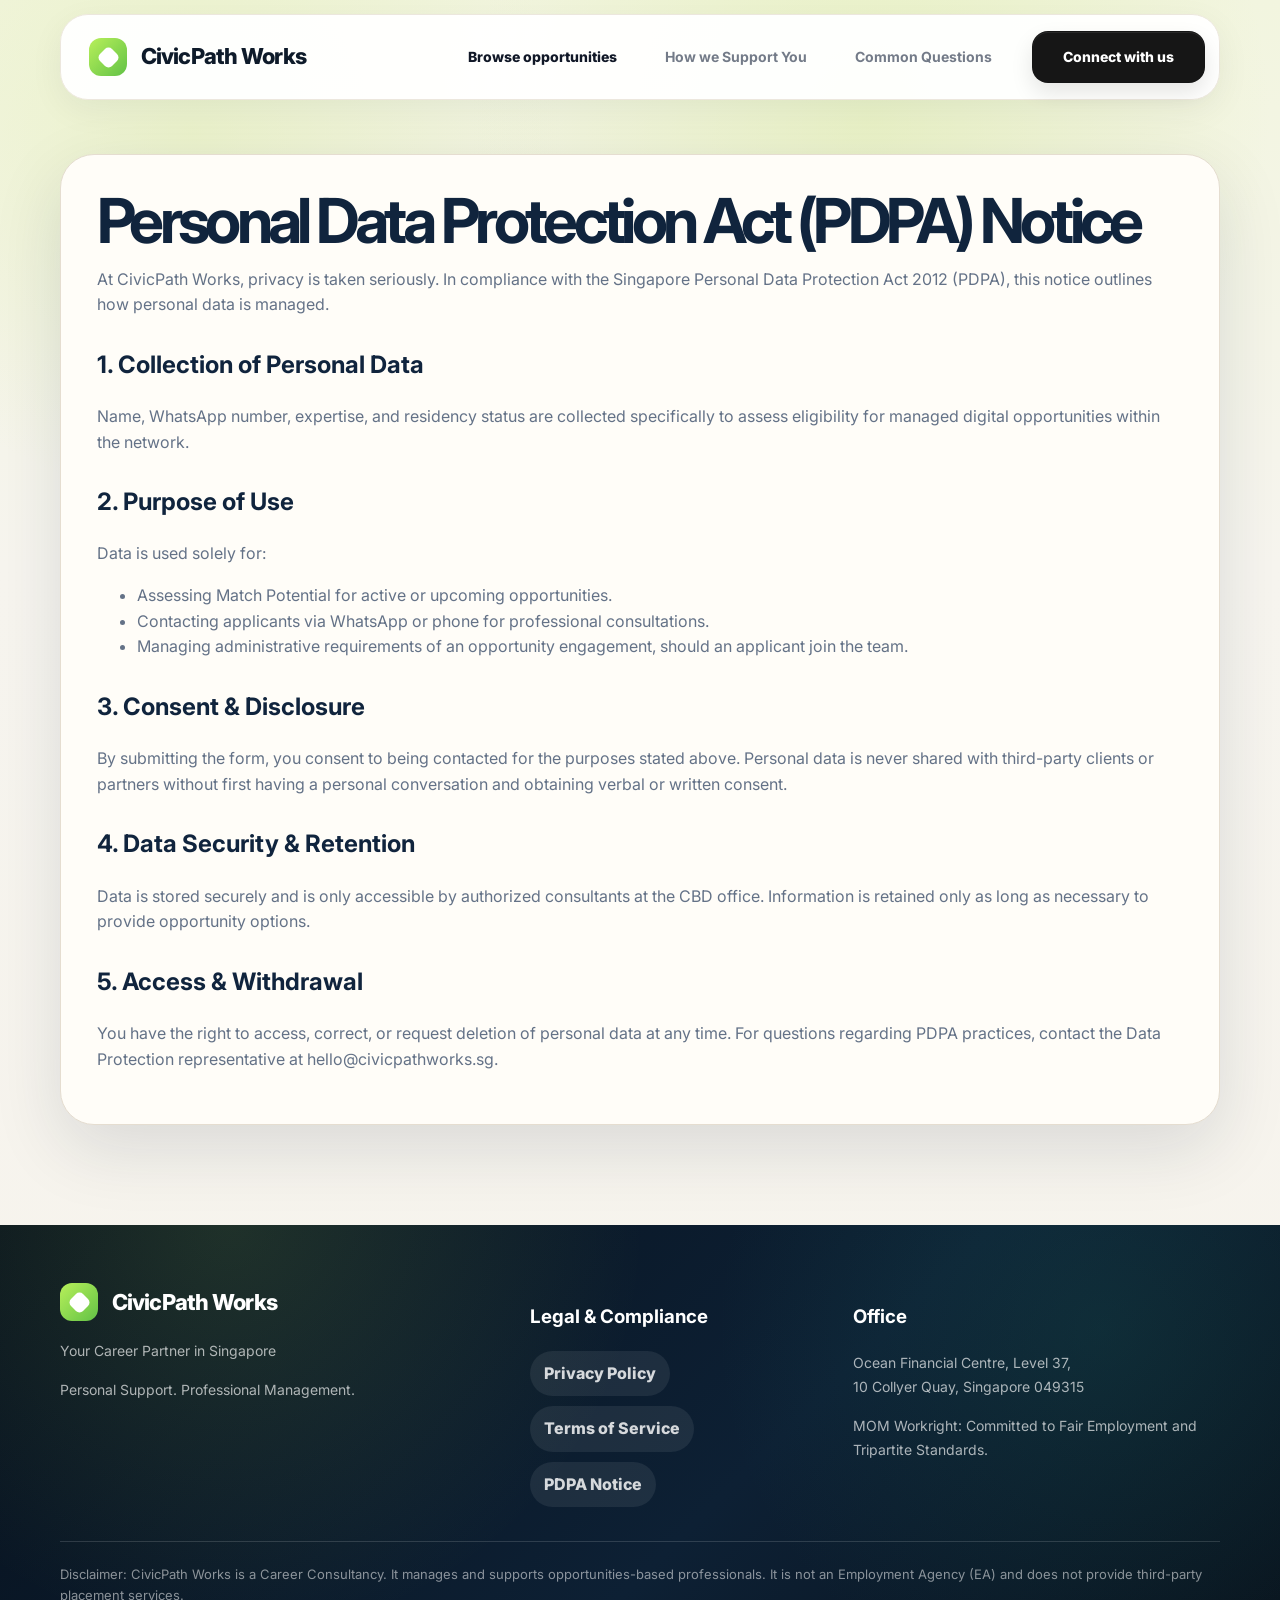
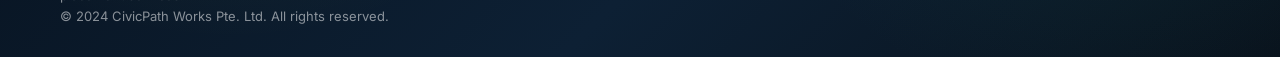
<file: pdpa.html>
<!doctype html><html lang="en"><head><meta charset="utf-8"><meta name="viewport" content="width=device-width, initial-scale=1"><title>PDPA Notice | CivicPath Works</title><link rel="preconnect" href="https://fonts.googleapis.com"><link rel="preconnect" href="https://fonts.gstatic.com" crossorigin><link href="https://fonts.googleapis.com/css2?family=Inter:wght@400;600;700;800;900&display=swap" rel="stylesheet"><link rel="stylesheet" href="styles.css"></head><body>
<header class="site-header"><div class="container navbar"><a class="brand" href="index.html"><span class="logo-mark"></span><span>CivicPath Works</span></a><nav class="nav-links"><a href="index.html#openings">Browse opportunities</a><a href="index.html#support">How we Support You</a><a href="index.html#questions">Common Questions</a><a class="btn secondary" href="index.html#conversation">Connect with us</a></nav><button class="menu-toggle" aria-label="Open menu" title="Menu">&#9776;</button></div></header>
<main class="legal-hero"><div class="container"><article class="legal-card reveal"><h1>Personal Data Protection Act (PDPA) Notice</h1><p>At CivicPath Works, privacy is taken seriously. In compliance with the Singapore Personal Data Protection Act 2012 (PDPA), this notice outlines how personal data is managed.</p><h2>1. Collection of Personal Data</h2><p>Name, WhatsApp number, expertise, and residency status are collected specifically to assess eligibility for managed digital opportunities within the network.</p><h2>2. Purpose of Use</h2><p>Data is used solely for:</p><ul><li>Assessing Match Potential for active or upcoming opportunities.</li><li>Contacting applicants via WhatsApp or phone for professional consultations.</li><li>Managing administrative requirements of an opportunity engagement, should an applicant join the team.</li></ul><h2>3. Consent & Disclosure</h2><p>By submitting the form, you consent to being contacted for the purposes stated above. Personal data is never shared with third-party clients or partners without first having a personal conversation and obtaining verbal or written consent.</p><h2>4. Data Security & Retention</h2><p>Data is stored securely and is only accessible by authorized consultants at the CBD office. Information is retained only as long as necessary to provide opportunity options.</p><h2>5. Access & Withdrawal</h2><p>You have the right to access, correct, or request deletion of personal data at any time. For questions regarding PDPA practices, contact the Data Protection representative at hello@civicpathworks.sg.</p></article></div></main>
<footer class="site-footer"><div class="container"><div class="footer-grid"><div><a class="brand" href="index.html"><span class="logo-mark"></span><span>CivicPath Works</span></a><p>Your Career Partner in Singapore</p><p>Personal Support. Professional Management.</p></div><div><h3>Legal & Compliance</h3><div class="footer-links"><a href="privacy.html">Privacy Policy</a><a href="terms.html">Terms of Service</a><a href="pdpa.html">PDPA Notice</a></div></div><div><h3>Office</h3><p>Ocean Financial Centre, Level 37,<br>10 Collyer Quay, Singapore 049315</p><p>MOM Workright: Committed to Fair Employment and Tripartite Standards.</p></div></div><div class="footer-bottom">Disclaimer: CivicPath Works is a Career Consultancy. It manages and supports opportunities-based professionals. It is not an Employment Agency (EA) and does not provide third-party placement services.<br>© 2024 CivicPath Works Pte. Ltd. All rights reserved.</div></div></footer><script src="script.js"></script></body></html>
</file>
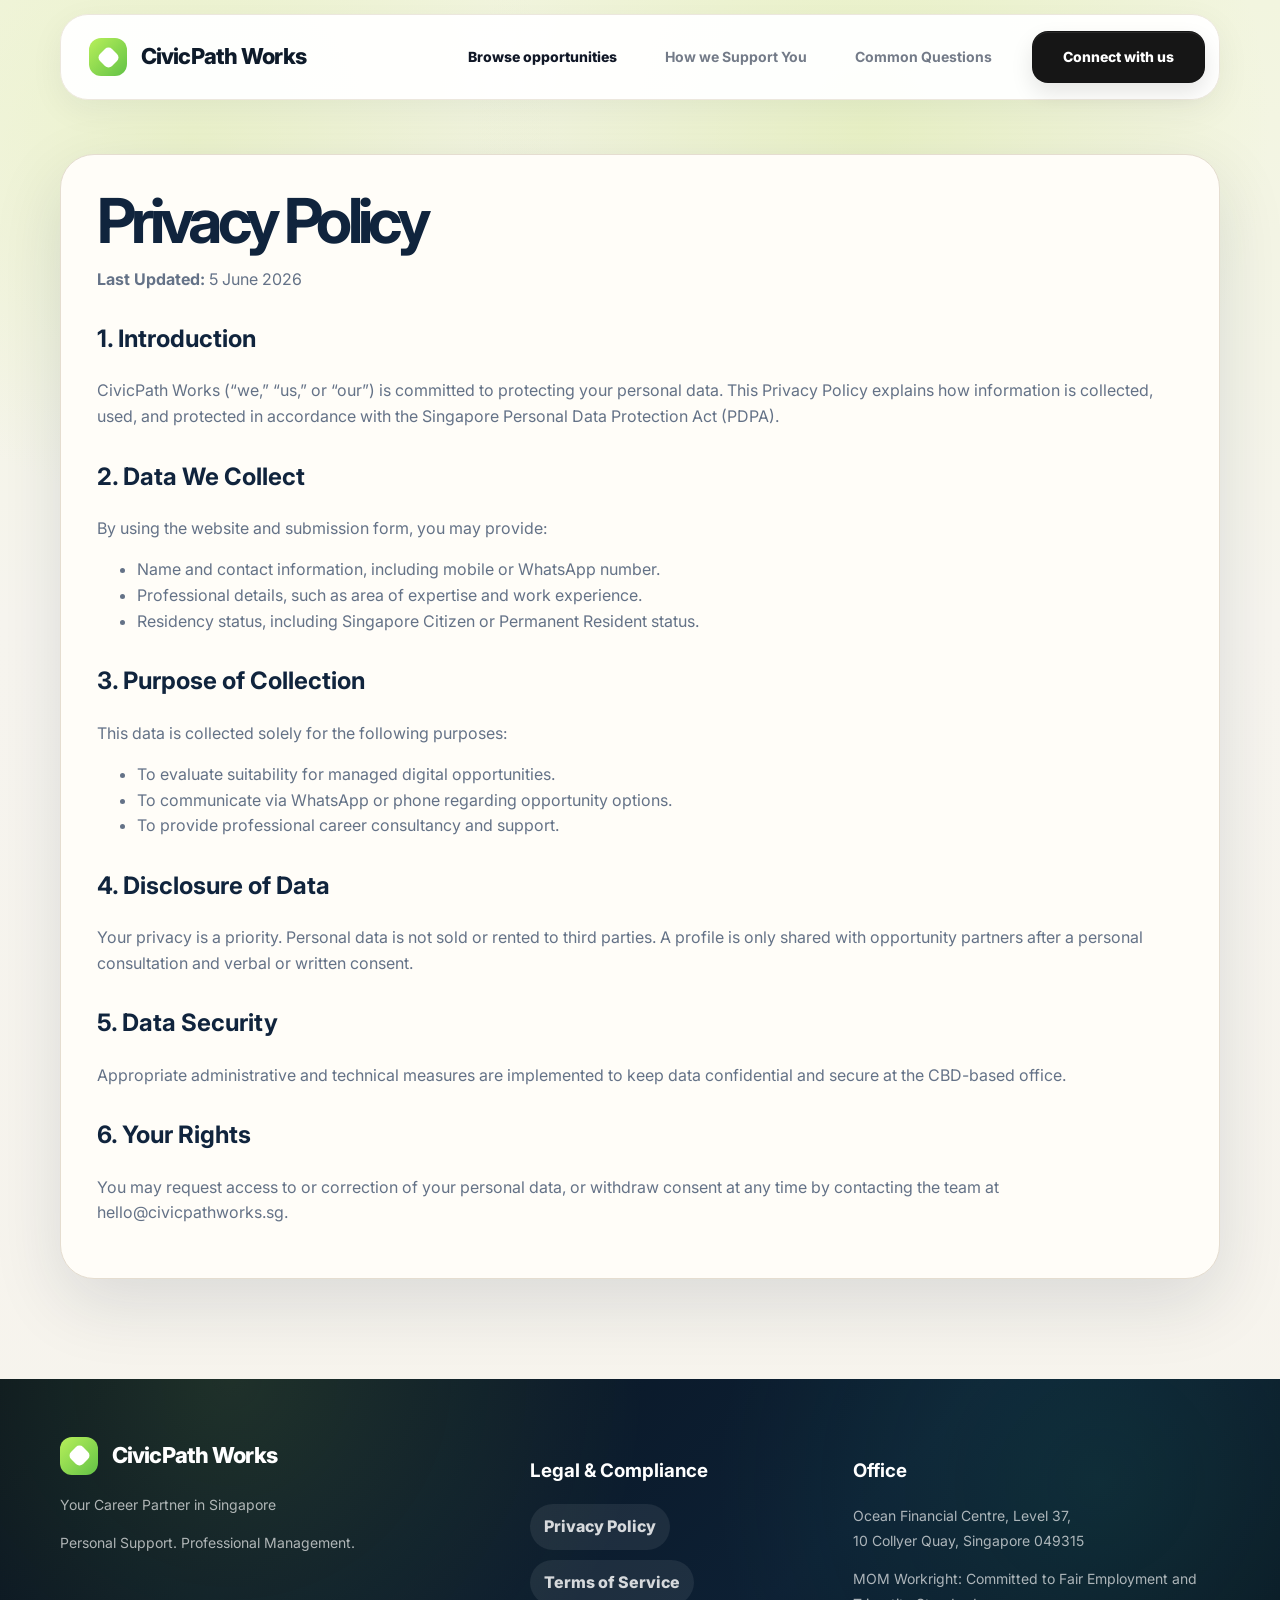
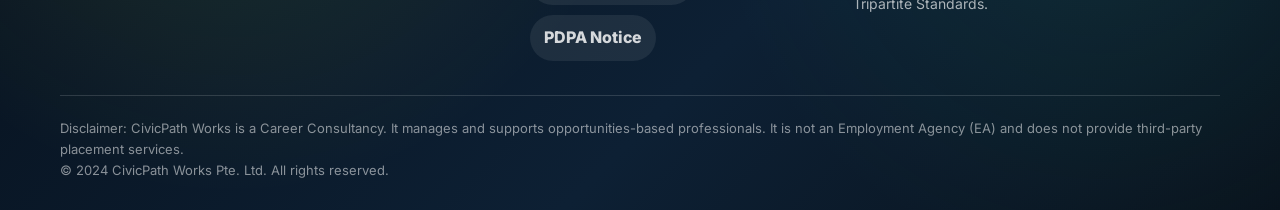
<file: privacy.html>
<!doctype html><html lang="en"><head><meta charset="utf-8"><meta name="viewport" content="width=device-width, initial-scale=1"><title>Privacy Policy | CivicPath Works</title><link rel="preconnect" href="https://fonts.googleapis.com"><link rel="preconnect" href="https://fonts.gstatic.com" crossorigin><link href="https://fonts.googleapis.com/css2?family=Inter:wght@400;600;700;800;900&display=swap" rel="stylesheet"><link rel="stylesheet" href="styles.css"></head><body>
<header class="site-header"><div class="container navbar"><a class="brand" href="index.html"><span class="logo-mark"></span><span>CivicPath Works</span></a><nav class="nav-links"><a href="index.html#openings">Browse opportunities</a><a href="index.html#support">How we Support You</a><a href="index.html#questions">Common Questions</a><a class="btn secondary" href="index.html#conversation">Connect with us</a></nav><button class="menu-toggle" aria-label="Open menu" title="Menu">&#9776;</button></div></header>
<main class="legal-hero"><div class="container"><article class="legal-card reveal"><h1>Privacy Policy</h1><p><strong>Last Updated:</strong> 5 June 2026</p><h2>1. Introduction</h2><p>CivicPath Works (“we,” “us,” or “our”) is committed to protecting your personal data. This Privacy Policy explains how information is collected, used, and protected in accordance with the Singapore Personal Data Protection Act (PDPA).</p><h2>2. Data We Collect</h2><p>By using the website and submission form, you may provide:</p><ul><li>Name and contact information, including mobile or WhatsApp number.</li><li>Professional details, such as area of expertise and work experience.</li><li>Residency status, including Singapore Citizen or Permanent Resident status.</li></ul><h2>3. Purpose of Collection</h2><p>This data is collected solely for the following purposes:</p><ul><li>To evaluate suitability for managed digital opportunities.</li><li>To communicate via WhatsApp or phone regarding opportunity options.</li><li>To provide professional career consultancy and support.</li></ul><h2>4. Disclosure of Data</h2><p>Your privacy is a priority. Personal data is not sold or rented to third parties. A profile is only shared with opportunity partners after a personal consultation and verbal or written consent.</p><h2>5. Data Security</h2><p>Appropriate administrative and technical measures are implemented to keep data confidential and secure at the CBD-based office.</p><h2>6. Your Rights</h2><p>You may request access to or correction of your personal data, or withdraw consent at any time by contacting the team at hello@civicpathworks.sg.</p></article></div></main>
<footer class="site-footer"><div class="container"><div class="footer-grid"><div><a class="brand" href="index.html"><span class="logo-mark"></span><span>CivicPath Works</span></a><p>Your Career Partner in Singapore</p><p>Personal Support. Professional Management.</p></div><div><h3>Legal & Compliance</h3><div class="footer-links"><a href="privacy.html">Privacy Policy</a><a href="terms.html">Terms of Service</a><a href="pdpa.html">PDPA Notice</a></div></div><div><h3>Office</h3><p>Ocean Financial Centre, Level 37,<br>10 Collyer Quay, Singapore 049315</p><p>MOM Workright: Committed to Fair Employment and Tripartite Standards.</p></div></div><div class="footer-bottom">Disclaimer: CivicPath Works is a Career Consultancy. It manages and supports opportunities-based professionals. It is not an Employment Agency (EA) and does not provide third-party placement services.<br>© 2024 CivicPath Works Pte. Ltd. All rights reserved.</div></div></footer><script src="script.js"></script></body></html>
</file>
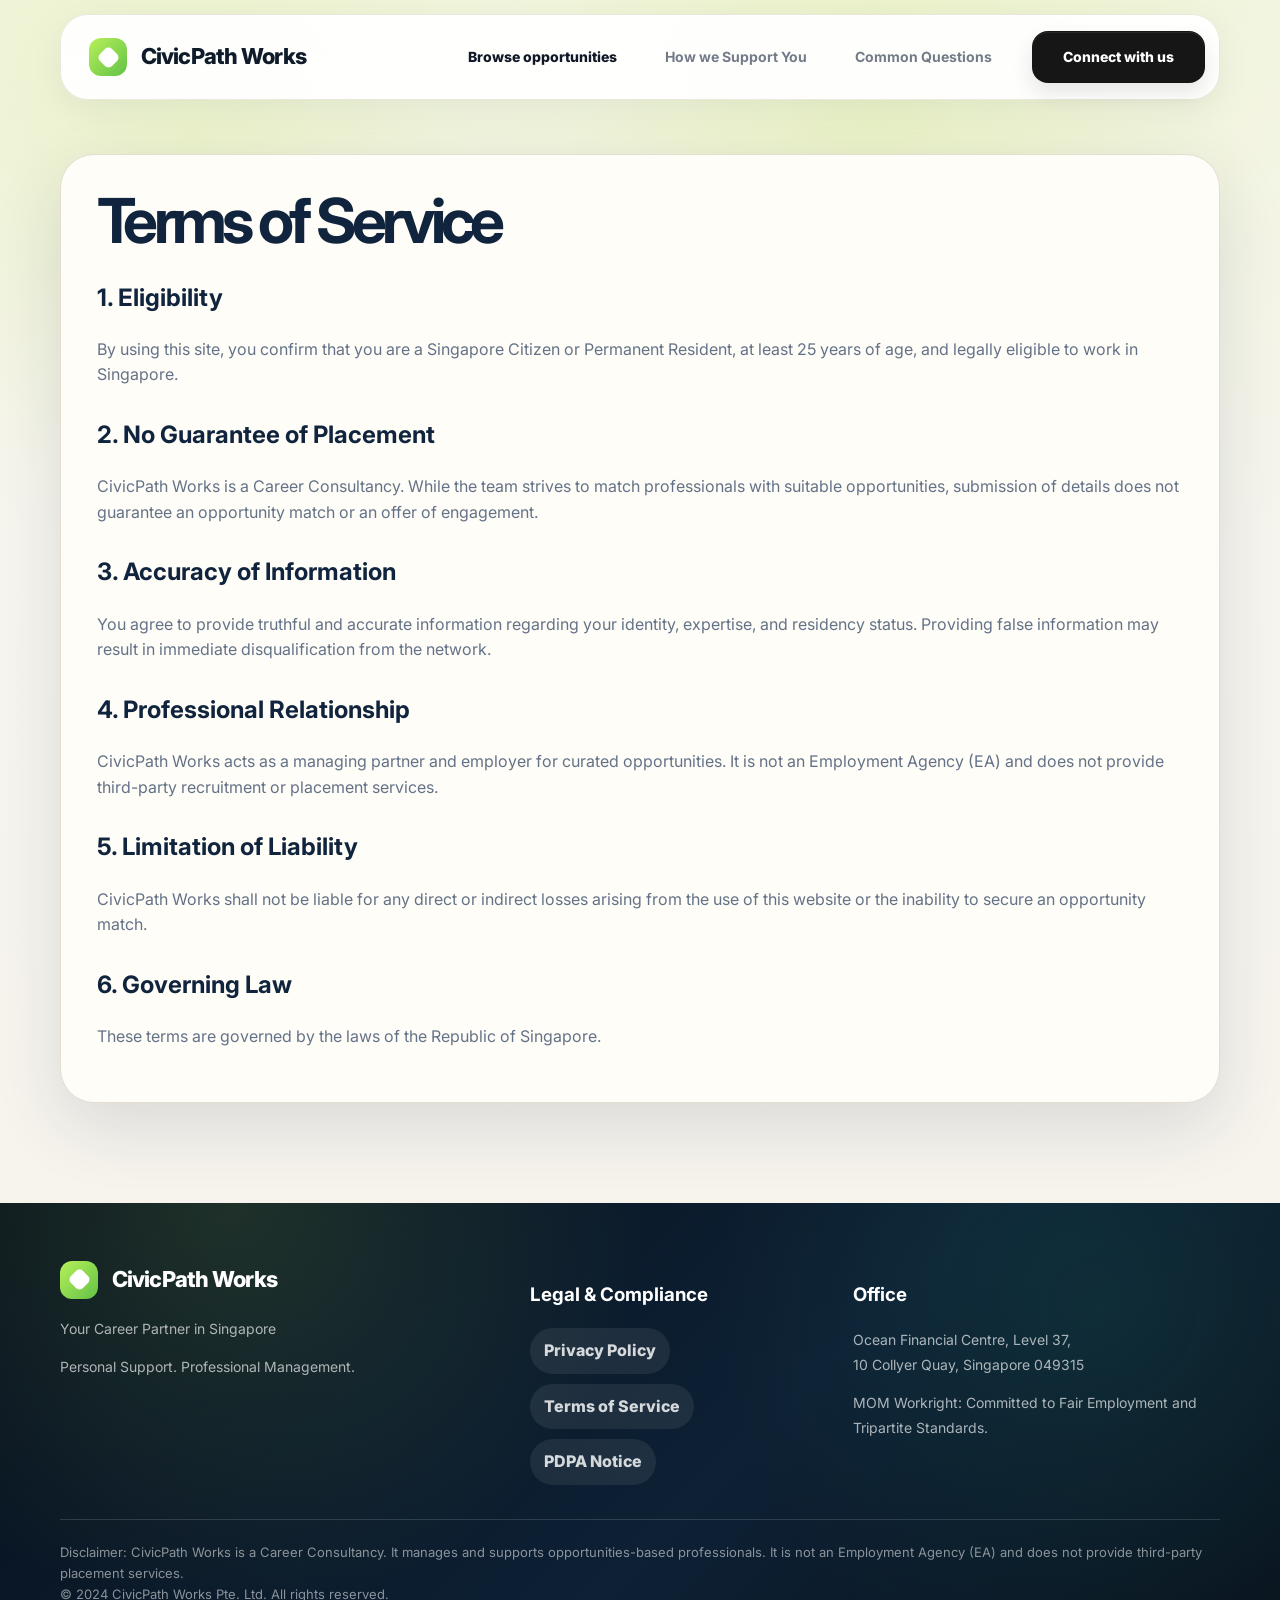
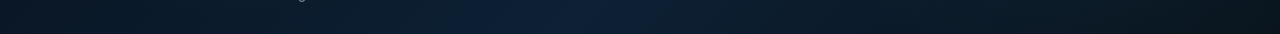
<file: terms.html>
<!doctype html><html lang="en"><head><meta charset="utf-8"><meta name="viewport" content="width=device-width, initial-scale=1"><title>Terms of Service | CivicPath Works</title><link rel="preconnect" href="https://fonts.googleapis.com"><link rel="preconnect" href="https://fonts.gstatic.com" crossorigin><link href="https://fonts.googleapis.com/css2?family=Inter:wght@400;600;700;800;900&display=swap" rel="stylesheet"><link rel="stylesheet" href="styles.css"></head><body>
<header class="site-header"><div class="container navbar"><a class="brand" href="index.html"><span class="logo-mark"></span><span>CivicPath Works</span></a><nav class="nav-links"><a href="index.html#openings">Browse opportunities</a><a href="index.html#support">How we Support You</a><a href="index.html#questions">Common Questions</a><a class="btn secondary" href="index.html#conversation">Connect with us</a></nav><button class="menu-toggle" aria-label="Open menu" title="Menu">&#9776;</button></div></header>
<main class="legal-hero"><div class="container"><article class="legal-card reveal"><h1>Terms of Service</h1><h2>1. Eligibility</h2><p>By using this site, you confirm that you are a Singapore Citizen or Permanent Resident, at least 25 years of age, and legally eligible to work in Singapore.</p><h2>2. No Guarantee of Placement</h2><p>CivicPath Works is a Career Consultancy. While the team strives to match professionals with suitable opportunities, submission of details does not guarantee an opportunity match or an offer of engagement.</p><h2>3. Accuracy of Information</h2><p>You agree to provide truthful and accurate information regarding your identity, expertise, and residency status. Providing false information may result in immediate disqualification from the network.</p><h2>4. Professional Relationship</h2><p>CivicPath Works acts as a managing partner and employer for curated opportunities. It is not an Employment Agency (EA) and does not provide third-party recruitment or placement services.</p><h2>5. Limitation of Liability</h2><p>CivicPath Works shall not be liable for any direct or indirect losses arising from the use of this website or the inability to secure an opportunity match.</p><h2>6. Governing Law</h2><p>These terms are governed by the laws of the Republic of Singapore.</p></article></div></main>
<footer class="site-footer"><div class="container"><div class="footer-grid"><div><a class="brand" href="index.html"><span class="logo-mark"></span><span>CivicPath Works</span></a><p>Your Career Partner in Singapore</p><p>Personal Support. Professional Management.</p></div><div><h3>Legal & Compliance</h3><div class="footer-links"><a href="privacy.html">Privacy Policy</a><a href="terms.html">Terms of Service</a><a href="pdpa.html">PDPA Notice</a></div></div><div><h3>Office</h3><p>Ocean Financial Centre, Level 37,<br>10 Collyer Quay, Singapore 049315</p><p>MOM Workright: Committed to Fair Employment and Tripartite Standards.</p></div></div><div class="footer-bottom">Disclaimer: CivicPath Works is a Career Consultancy. It manages and supports opportunities-based professionals. It is not an Employment Agency (EA) and does not provide third-party placement services.<br>© 2024 CivicPath Works Pte. Ltd. All rights reserved.</div></div></footer><script src="script.js"></script></body></html>
</file>
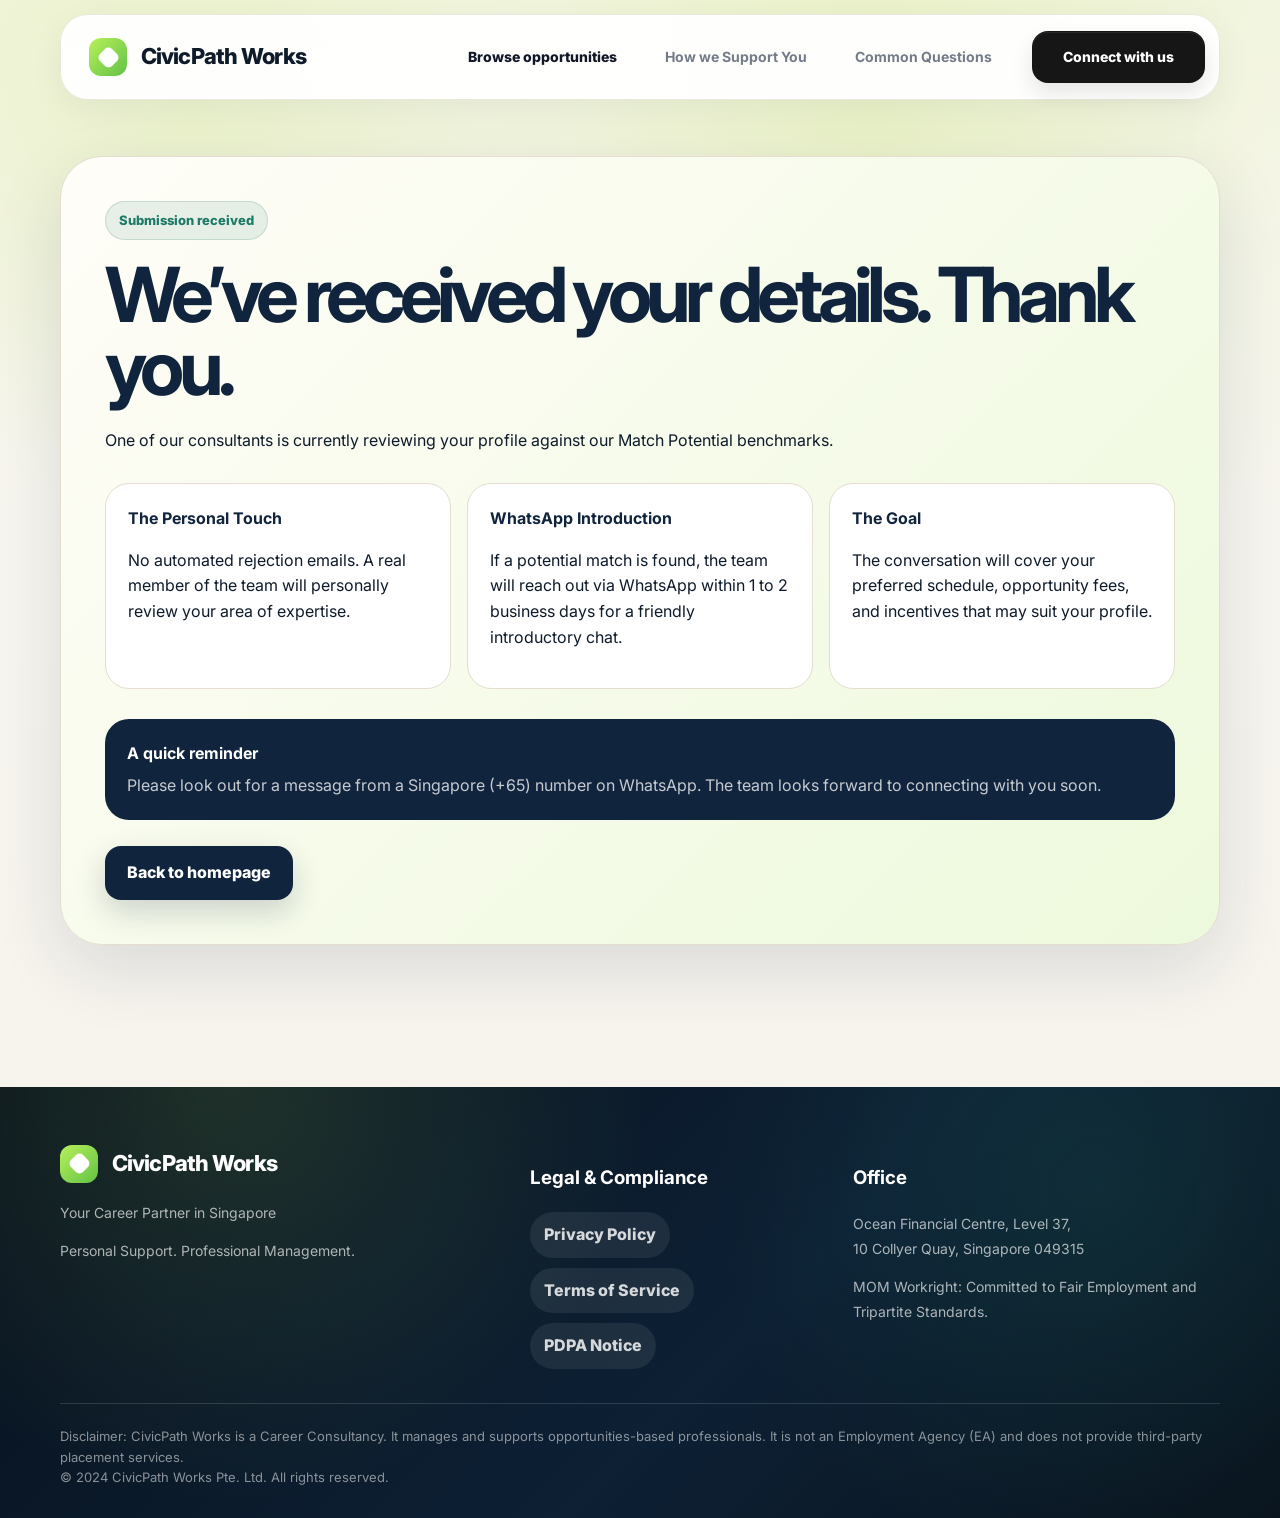
<file: thank-you.html>
<!doctype html><html lang="en"><head><meta charset="utf-8"><meta name="viewport" content="width=device-width, initial-scale=1"><title>Thank You | CivicPath Works</title><link rel="preconnect" href="https://fonts.googleapis.com"><link rel="preconnect" href="https://fonts.gstatic.com" crossorigin><link href="https://fonts.googleapis.com/css2?family=Inter:wght@400;600;700;800;900&display=swap" rel="stylesheet"><link rel="stylesheet" href="styles.css"></head><body>
<header class="site-header"><div class="container navbar"><a class="brand" href="index.html"><span class="logo-mark"></span><span>CivicPath Works</span></a><nav class="nav-links"><a href="index.html#openings">Browse opportunities</a><a href="index.html#support">How we Support You</a><a href="index.html#questions">Common Questions</a><a class="btn secondary" href="index.html#conversation">Connect with us</a></nav><button class="menu-toggle" aria-label="Open menu" title="Menu">&#9776;</button></div></header>
<main class="thankyou"><div class="container"><div class="thankyou-card reveal"><div class="eyebrow">Submission received</div><h1>We’ve received your details. Thank you.</h1><p>One of our consultants is currently reviewing your profile against our Match Potential benchmarks.</p><div class="steps"><div class="step"><strong>The Personal Touch</strong><p>No automated rejection emails. A real member of the team will personally review your area of expertise.</p></div><div class="step"><strong>WhatsApp Introduction</strong><p>If a potential match is found, the team will reach out via WhatsApp within 1 to 2 business days for a friendly introductory chat.</p></div><div class="step"><strong>The Goal</strong><p>The conversation will cover your preferred schedule, opportunity fees, and incentives that may suit your profile.</p></div></div><div class="reminder"><strong>A quick reminder</strong><p>Please look out for a message from a Singapore (+65) number on WhatsApp. The team looks forward to connecting with you soon.</p></div><br><a class="btn" href="index.html">Back to homepage</a></div></div></main>
<footer class="site-footer"><div class="container"><div class="footer-grid"><div><a class="brand" href="index.html"><span class="logo-mark"></span><span>CivicPath Works</span></a><p>Your Career Partner in Singapore</p><p>Personal Support. Professional Management.</p></div><div><h3>Legal & Compliance</h3><div class="footer-links"><a href="privacy.html">Privacy Policy</a><a href="terms.html">Terms of Service</a><a href="pdpa.html">PDPA Notice</a></div></div><div><h3>Office</h3><p>Ocean Financial Centre, Level 37,<br>10 Collyer Quay, Singapore 049315</p><p>MOM Workright: Committed to Fair Employment and Tripartite Standards.</p></div></div><div class="footer-bottom">Disclaimer: CivicPath Works is a Career Consultancy. It manages and supports opportunities-based professionals. It is not an Employment Agency (EA) and does not provide third-party placement services.<br>© 2024 CivicPath Works Pte. Ltd. All rights reserved.</div></div></footer><script src="script.js"></script></body></html>
</file>
<file: styles.css>
:root{
  --ink:#0e1b2a;
  --muted:#647287;
  --bg:#f6f3ec;
  --paper:#fffdf8;
  --line:#e5ddd0;
  --accent:#1f7a68;
  --accent-2:#b8f05a;
  --navy:#10243d;
  --gold:#f1c46a;
  --shadow:0 24px 70px rgba(16,36,61,.12);
  --radius:28px;
}
*{box-sizing:border-box}
html{scroll-behavior:smooth}
body{
  margin:0;
  font-family:Inter,ui-sans-serif,system-ui,-apple-system,BlinkMacSystemFont,"Segoe UI",Arial,sans-serif;
  color:var(--ink);
  background:
    radial-gradient(circle at 72% 9%, rgba(241,244,207,.78), transparent 24rem),
    radial-gradient(circle at 16% 4%, rgba(214,223,186,.66), transparent 22rem),
    linear-gradient(180deg, #eef1dc 0%, #f7f5ef 22%, #f7f5ef 100%);
  line-height:1.6;
}
a{color:inherit;text-decoration:none}
.container{width:min(1160px,calc(100% - 40px));margin:0 auto}
.site-header{
  position:sticky;
  top:14px;
  z-index:90;
  background:transparent;
  border-bottom:0;
  backdrop-filter:none;
  transition:top .25s ease;
  padding-bottom:6px;
}
.navbar{
  min-height:84px;
  display:flex;
  align-items:center;
  gap:0;
  background:rgba(255,255,255,.95);
  border:1px solid #ece7dd;
  border-radius:28px;
  box-shadow:0 10px 34px rgba(16,36,61,.06);
  overflow:visible;
}
.site-header.scrolled .navbar{
  box-shadow:0 18px 44px rgba(16,36,61,.12);
}
.brand{
  display:flex;
  align-items:center;
  gap:14px;
  font-weight:800;
  letter-spacing:-.04em;
  font-size:22px;
  height:84px;
  padding:0 28px;
  flex:0 0 auto;
  border-right:1px solid #ece7dd;
}
.logo-mark{width:38px;height:38px;border-radius:12px;background:linear-gradient(135deg,#b8f05a,#62c246);display:grid;place-items:center;box-shadow:none;position:relative;overflow:hidden}
.logo-mark:before{content:"";width:17px;height:17px;border-radius:5px;background:white;display:block;transform:rotate(45deg)}
.nav-links{
  display:flex;
  align-items:center;
  gap:0;
  color:#737b88;
  font-size:14px;
  font-weight:700;
  margin-left:auto;
  padding-right:14px;
  height:84px;
}
.nav-links a{
  display:flex;
  align-items:center;
  justify-content:center;
  height:84px;
  padding:0 24px;
  transition:color .2s ease;
  white-space:nowrap;
}
.nav-links a:hover{color:#111827}
.nav-links a:first-child{color:#111827;font-weight:800}
.btn{display:inline-flex;align-items:center;justify-content:center;gap:10px;border:0;border-radius:16px;padding:14px 22px;font-weight:800;cursor:pointer;transition:.2s ease;background:var(--navy);color:white;box-shadow:0 12px 30px rgba(16,36,61,.18)}
.btn:hover{transform:translateY(-2px);box-shadow:0 18px 38px rgba(16,36,61,.22)}
.btn.secondary{background:var(--paper);color:var(--ink);border:1px solid var(--line);box-shadow:none}
.nav-links .btn.secondary,
.nav-links a:last-child{
  height:52px;
  padding:0 30px;
  border-radius:16px;
  background:#161616;
  color:#fff;
  border:1px solid rgba(0,0,0,.06);
  box-shadow:inset 0 1px 0 rgba(255,255,255,.08), 0 10px 22px rgba(0,0,0,.10);
  margin-left:16px;
  align-self:center;
}
.nav-links .btn.secondary:hover,
.nav-links a:last-child:hover{color:#fff;transform:translateY(-1px)}
.menu-toggle{display:none;border:0;background:#161616;border-radius:16px;padding:10px 12px;font-weight:900;color:#fff;font-size:22px;line-height:1;min-width:48px;min-height:48px;align-items:center;justify-content:center;box-shadow:0 8px 20px rgba(0,0,0,.12);margin-right:16px}
.hero{padding:84px 0 62px;position:relative;overflow:hidden}
.hero-grid{display:grid;grid-template-columns:1.05fr .95fr;align-items:center;gap:54px}
.eyebrow{display:inline-flex;align-items:center;gap:9px;background:rgba(31,122,104,.1);color:var(--accent);border:1px solid rgba(31,122,104,.18);border-radius:999px;padding:8px 13px;font-size:13px;font-weight:800;margin-bottom:18px}
h1{font-size:clamp(42px,6vw,76px);line-height:.96;letter-spacing:-.075em;margin:0 0 24px;color:var(--navy)}
.hero p{font-size:18px;color:#506177;max-width:660px;margin:0 0 30px}
.hero-actions{display:flex;align-items:center;gap:14px;flex-wrap:wrap}
.trust-strip{display:flex;gap:12px;flex-wrap:wrap;margin-top:28px;color:#506177;font-size:13px;font-weight:800}
.trust-strip span{padding:10px 12px;background:rgba(255,253,248,.75);border:1px solid var(--line);border-radius:999px}
.hero-panel{position:relative;background:linear-gradient(145deg,#12304f,#0e1b2a);border-radius:38px;padding:28px;min-height:520px;box-shadow:var(--shadow);overflow:hidden;color:white}
.hero-panel:before{content:"";position:absolute;inset:-120px -80px auto auto;width:280px;height:280px;border-radius:50%;background:rgba(184,240,90,.32);filter:blur(2px)}
.hero-card{position:relative;background:rgba(255,255,255,.1);border:1px solid rgba(255,255,255,.18);border-radius:28px;padding:22px;backdrop-filter:blur(16px);margin-bottom:18px}
.hero-card h3,.mini-card h4{margin:0 0 8px}.hero-card p,.mini-card p{margin:0;color:rgba(255,255,255,.74);font-size:14px}.progress{height:9px;background:rgba(255,255,255,.14);border-radius:999px;overflow:hidden;margin:16px 0}.progress span{display:block;height:100%;width:92%;background:linear-gradient(90deg,var(--accent-2),var(--gold));border-radius:999px}.mini-grid{display:grid;grid-template-columns:1fr 1fr;gap:14px}.mini-card{position:relative;background:rgba(255,255,255,.09);border:1px solid rgba(255,255,255,.16);border-radius:24px;padding:18px}.orb{position:absolute;right:25px;bottom:20px;width:155px;height:155px;border-radius:38px;background:linear-gradient(135deg,var(--accent-2),var(--gold));transform:rotate(12deg);opacity:.9}.section{padding:72px 0}.section-title{display:flex;align-items:end;justify-content:space-between;gap:26px;margin-bottom:28px}.section-title h2{font-size:clamp(32px,4vw,52px);letter-spacing:-.06em;line-height:1;margin:0;color:var(--navy)}.section-title p{margin:0;color:var(--muted);max-width:620px}.openings-grid{display:grid;grid-template-columns:repeat(3,1fr);gap:18px}.opening-card{background:var(--paper);border:1px solid var(--line);border-radius:var(--radius);padding:22px;box-shadow:0 14px 36px rgba(16,36,61,.06);position:relative;overflow:hidden}.opening-card:before{content:"";position:absolute;inset:0 0 auto;height:7px;background:linear-gradient(90deg,var(--accent),var(--accent-2))}.opening-top{display:flex;align-items:start;justify-content:space-between;gap:15px;margin-top:5px}.opening-card h3{margin:0;font-size:21px;letter-spacing:-.035em}.match{display:grid;place-items:center;min-width:64px;height:64px;border-radius:22px;background:#edf9dc;color:var(--accent);font-weight:900}.wage{display:inline-flex;margin:18px 0 14px;padding:8px 12px;border-radius:999px;background:#10243d;color:#fff;font-weight:900;font-size:14px}.opening-card p{color:var(--muted);margin:0 0 12px;font-size:14px}.note{border-top:1px solid var(--line);padding-top:13px;font-style:italic;color:#38475a!important}.advantage{background:var(--navy);color:white;border-radius:42px;padding:44px;box-shadow:var(--shadow);position:relative;overflow:hidden}.advantage:after{content:"";position:absolute;right:-65px;top:-70px;width:220px;height:220px;border-radius:50%;background:rgba(184,240,90,.2)}.advantage h2{font-size:clamp(34px,4vw,54px);line-height:1;letter-spacing:-.06em;margin:0 0 28px;max-width:760px}.adv-grid{display:grid;grid-template-columns:repeat(4,1fr);gap:16px;position:relative}.adv-item{background:rgba(255,255,255,.08);border:1px solid rgba(255,255,255,.14);border-radius:24px;padding:20px}.adv-icon{width:42px;height:42px;border-radius:15px;background:var(--accent-2);color:var(--navy);display:grid;place-items:center;font-weight:900;margin-bottom:14px}.adv-item h3{margin:0 0 8px}.adv-item p{margin:0;color:rgba(255,255,255,.72);font-size:14px}.faq-wrap{display:grid;grid-template-columns:.78fr 1.22fr;gap:30px}.faq-card{background:var(--paper);border:1px solid var(--line);border-radius:24px;margin-bottom:12px;overflow:hidden}.faq-q{width:100%;background:transparent;border:0;text-align:left;display:flex;align-items:center;justify-content:space-between;gap:16px;padding:20px 22px;font-weight:900;font-size:16px;color:var(--ink);cursor:pointer}.faq-a{display:none;padding:0 22px 20px;color:var(--muted)}.faq-card.active .faq-a{display:block}.contact-shell{display:grid;grid-template-columns:.9fr 1.1fr;gap:30px;align-items:stretch;background:linear-gradient(135deg,#fefbf3,#edf9dc);border:1px solid var(--line);border-radius:42px;padding:28px}.contact-copy{padding:26px}.contact-copy h2{font-size:clamp(32px,4vw,54px);line-height:1;letter-spacing:-.06em;color:var(--navy);margin:0 0 16px}.contact-copy p{color:var(--muted);margin:0 0 24px}.contact-badges{display:flex;gap:10px;flex-wrap:wrap}.contact-badges span{border:1px solid var(--line);background:rgba(255,255,255,.75);padding:10px 12px;border-radius:999px;font-weight:800;font-size:13px}.form-card{background:var(--paper);border:1px solid var(--line);border-radius:32px;padding:24px;box-shadow:0 18px 48px rgba(16,36,61,.08)}.field{margin-bottom:16px}.field label{display:block;font-size:13px;font-weight:900;margin-bottom:8px;color:#38475a}.field input{width:100%;border:1px solid var(--line);background:#fff;border-radius:16px;padding:15px 16px;font-size:15px;outline:none}.field input:focus{border-color:var(--accent);box-shadow:0 0 0 4px rgba(31,122,104,.1)}.phone-row{display:flex;gap:10px}.prefix{display:grid;place-items:center;min-width:74px;border:1px solid var(--line);border-radius:16px;background:#f8f4ea;font-weight:900;color:var(--navy)}.checks{display:grid;gap:11px;margin:18px 0}.check{display:flex;gap:10px;align-items:flex-start;color:#425166;font-size:14px}.recaptcha{height:78px;border:1px dashed #b9c0ca;background:#fbfbfb;border-radius:16px;display:flex;align-items:center;justify-content:space-between;padding:16px;margin:18px 0;color:#677487}.captcha-box{width:28px;height:28px;border:2px solid #9aa4b2;border-radius:5px;background:white}.submit-btn{width:100%;font-size:15px}.site-footer{margin-top:60px;background:#091521;color:white;padding:48px 0 24px}.footer-grid{display:grid;grid-template-columns:1.2fr .85fr 1.1fr;gap:28px}.site-footer .brand{margin-bottom:14px}.site-footer p,.site-footer li{color:rgba(255,255,255,.68);font-size:14px}.footer-links{display:grid;gap:10px}.footer-links a{color:rgba(255,255,255,.8);font-weight:700}.footer-bottom{border-top:1px solid rgba(255,255,255,.12);margin-top:30px;padding-top:20px;color:rgba(255,255,255,.55);font-size:13px}.legal-hero{padding:68px 0 28px}.legal-card{background:var(--paper);border:1px solid var(--line);border-radius:34px;padding:36px;box-shadow:var(--shadow)}.legal-card h1{font-size:clamp(36px,5vw,62px);margin-bottom:14px}.legal-card h2{color:var(--navy);margin-top:28px}.legal-card p,.legal-card li{color:var(--muted)}.thankyou{min-height:68vh;display:grid;align-items:center;padding:70px 0}.thankyou-card{background:linear-gradient(135deg,var(--paper),#edf9dc);border:1px solid var(--line);border-radius:42px;padding:44px;box-shadow:var(--shadow)}.steps{display:grid;grid-template-columns:repeat(3,1fr);gap:16px;margin:30px 0}.step{background:white;border:1px solid var(--line);border-radius:24px;padding:22px}.step strong{display:block;color:var(--navy);margin-bottom:8px}.reminder{background:#10243d;color:white;border-radius:24px;padding:22px;margin-top:18px}.reminder p{color:rgba(255,255,255,.76);margin:6px 0 0}.reveal{opacity:0;transform:translateY(18px);transition:.6s ease}.reveal.show{opacity:1;transform:none}
@media(max-width:980px){.nav-links{display:none;position:absolute;top:82px;left:20px;right:20px;background:var(--paper);border:1px solid var(--line);border-radius:24px;padding:18px;box-shadow:var(--shadow);flex-direction:column;align-items:flex-start}.nav-links.open{display:flex}.menu-toggle{display:block}.hero-grid,.faq-wrap,.contact-shell{grid-template-columns:1fr}.hero{padding-top:48px}.hero-panel{min-height:420px}.openings-grid{grid-template-columns:repeat(2,1fr)}.adv-grid,.steps{grid-template-columns:repeat(2,1fr)}.footer-grid{grid-template-columns:1fr 1fr}}
@media(max-width:640px){.container{width:min(100% - 28px,1160px)}.navbar{height:74px}.brand{font-size:18px}.logo-mark{width:38px;height:38px}.nav-links{top:74px}.hero{padding:38px 0 46px}h1{font-size:44px}.hero p{font-size:16px}.hero-actions .btn{width:100%}.hero-panel{border-radius:28px;padding:20px;min-height:auto}.mini-grid,.openings-grid,.adv-grid,.steps,.footer-grid{grid-template-columns:1fr}.section{padding:52px 0}.section-title{display:block}.section-title p{margin-top:14px}.advantage,.contact-shell,.thankyou-card{border-radius:30px;padding:24px}.phone-row{gap:8px}.footer-grid{gap:18px}}


/* Hero v2 redesign */
.hero-v2{
  padding:76px 0 34px;
  position:relative;
  overflow:hidden;
  background:
    linear-gradient(135deg, rgba(255,253,248,.88), rgba(237,249,220,.62)),
    radial-gradient(circle at 82% 12%, rgba(184,240,90,.24), transparent 28rem);
}
.hero-v2-bg{
  position:absolute;
  inset:24px 24px auto auto;
  width:min(42vw,520px);
  height:620px;
  border-radius:48px;
  background:linear-gradient(155deg,#10243d 0%,#163a58 54%,#1f7a68 100%);
  opacity:.95;
  box-shadow:var(--shadow);
  transform:rotate(-2deg);
}
.hero-v2-wrap{
  position:relative;
  display:grid;
  grid-template-columns:1fr .95fr;
  gap:52px;
  align-items:center;
}
.hero-v2-copy{padding:28px 0 20px}
.hero-v2-copy h1{
  max-width:760px;
  font-size:clamp(46px,6.2vw,84px);
  line-height:.94;
  letter-spacing:-.08em;
}
.hero-v2-copy p{
  font-size:18px;
  color:#506177;
  max-width:610px;
  margin:0 0 30px;
}
.hero-v2-stage{
  position:relative;
  min-height:560px;
  display:grid;
  place-items:center;
}
.career-window{
  width:min(100%,470px);
  background:rgba(255,253,248,.96);
  border:1px solid rgba(255,255,255,.55);
  border-radius:32px;
  box-shadow:0 30px 80px rgba(7,19,35,.25);
  overflow:hidden;
  transform:rotate(1.5deg);
}
.window-top{
  height:54px;
  display:flex;
  align-items:center;
  gap:9px;
  padding:0 20px;
  background:#0e1b2a;
}
.window-top span{
  width:11px;height:11px;border-radius:50%;
  background:rgba(255,255,255,.45);
}
.window-body{padding:24px}
.profile-row{
  display:flex;
  align-items:center;
  gap:14px;
  margin-bottom:22px;
}
.avatar-mark{
  width:62px;height:62px;border-radius:22px;
  display:grid;place-items:center;
  font-weight:900;
  color:var(--navy);
  background:linear-gradient(135deg,var(--accent-2),var(--gold));
}
.profile-row h3{margin:0;color:var(--navy);letter-spacing:-.04em}
.profile-row p{margin:2px 0 0;color:var(--muted);font-size:14px}
.match-list{display:grid;gap:12px}
.match-list div{
  display:flex;align-items:center;justify-content:space-between;
  padding:15px 16px;
  border-radius:18px;
  border:1px solid var(--line);
  background:#fff;
  font-weight:800;
  color:#425166;
}
.match-list strong{color:var(--accent);font-size:20px}
.status-card{
  position:absolute;
  z-index:2;
  background:#fffdf8;
  border:1px solid var(--line);
  border-radius:24px;
  padding:18px;
  box-shadow:0 24px 60px rgba(7,19,35,.18);
}
.status-card-main{
  top:54px;
  left:0;
  width:245px;
}
.status-label{
  display:inline-flex;
  margin-bottom:8px;
  padding:7px 10px;
  border-radius:999px;
  background:rgba(31,122,104,.1);
  color:var(--accent);
  font-size:12px;
  font-weight:900;
}
.status-card strong{display:block;color:var(--navy);font-size:22px;line-height:1.1}
.status-card p{margin:8px 0 0;color:var(--muted);font-size:13px}
.floating-note{
  position:absolute;
  z-index:3;
  border-radius:999px;
  background:var(--navy);
  color:white;
  padding:13px 16px;
  font-size:13px;
  font-weight:900;
  box-shadow:0 18px 45px rgba(7,19,35,.22);
}
.note-one{right:10px;top:125px}
.note-two{left:32px;bottom:118px;background:var(--accent)}
.hero-v2-metrics{
  grid-column:1 / -1;
  display:grid;
  grid-template-columns:repeat(3,1fr);
  gap:14px;
  margin-top:8px;
}
.hero-v2-metrics div{
  background:rgba(255,253,248,.82);
  border:1px solid var(--line);
  border-radius:24px;
  padding:18px 20px;
}
.hero-v2-metrics strong{
  display:block;
  color:var(--navy);
  font-size:24px;
  letter-spacing:-.04em;
}
.hero-v2-metrics span{
  color:var(--muted);
  font-size:13px;
  font-weight:800;
}

@media(max-width:980px){
  .hero-v2-bg{width:86vw;height:460px;inset:auto -14vw 80px auto}
  .hero-v2-wrap{grid-template-columns:1fr;gap:22px}
  .hero-v2-stage{min-height:500px}
  .status-card-main{left:8px;top:20px}
  .note-one{right:12px;top:94px}
  .note-two{left:22px;bottom:64px}
}
@media(max-width:640px){
  .hero-v2{padding:40px 0 28px}
  .hero-v2-bg{height:390px;top:410px;right:-38vw}
  .hero-v2-copy h1{font-size:43px}
  .hero-v2-stage{min-height:430px;place-items:end center}
  .career-window{border-radius:26px;transform:none}
  .status-card-main{position:relative;top:auto;left:auto;width:100%;margin-bottom:14px}
  .floating-note{font-size:12px;padding:10px 12px}
  .note-one{right:0;top:132px}
  .note-two{left:0;bottom:18px}
  .hero-v2-metrics{grid-template-columns:1fr}
}


/* Hero photo redesign */
.hero-photo{
  position:relative;
  overflow:hidden;
  padding:72px 0 34px;
  background:linear-gradient(180deg,#fffdf8 0%, #f6f1e5 100%);
}
.hero-photo-backdrop{
  position:absolute;
  inset:0;
  background:
    radial-gradient(circle at 12% 20%, rgba(184,240,90,.22), transparent 24rem),
    radial-gradient(circle at 86% 10%, rgba(31,122,104,.12), transparent 22rem),
    linear-gradient(180deg, rgba(255,255,255,.18), rgba(255,255,255,0));
}
.hero-photo-inner{
  position:relative;
  display:grid;
  gap:26px;
}
.hero-photo-copy{
  max-width:820px;
  text-align:center;
  margin:0 auto;
}
.hero-photo-copy h1{
  font-size:clamp(46px,6vw,80px);
  line-height:.94;
  letter-spacing:-.08em;
  margin-left:auto;
  margin-right:auto;
  max-width:900px;
}
.hero-photo-copy p{
  font-size:18px;
  color:#506177;
  max-width:760px;
  margin:0 auto 28px;
}
.hero-photo-copy .hero-actions{
  justify-content:center;
}
.hero-photo-panel{
  position:relative;
  max-width:1100px;
  width:100%;
  margin:0 auto;
  border-radius:40px;
  overflow:hidden;
  border:1px solid rgba(16,36,61,.08);
  box-shadow:0 28px 80px rgba(7,19,35,.14);
  background:#dbe6db;
}
.hero-photo-image{
  position:relative;
  height:450px;
}
.hero-photo-image:after{
  content:"";
  position:absolute;
  inset:0;
  background:linear-gradient(180deg, rgba(10,24,40,.06) 0%, rgba(10,24,40,.16) 100%);
}
.hero-photo-image img{
  width:100%;
  height:100%;
  object-fit:cover;
  display:block;
}
.hero-photo-card{
  position:absolute;
  z-index:2;
  background:rgba(255,253,248,.94);
  border:1px solid rgba(255,255,255,.62);
  border-radius:22px;
  padding:16px 18px;
  box-shadow:0 20px 50px rgba(7,19,35,.16);
  backdrop-filter:blur(10px);
}
.hero-photo-card strong{
  display:block;
  color:var(--navy);
  font-size:23px;
  line-height:1.08;
  letter-spacing:-.04em;
}
.hero-photo-card p{
  margin:7px 0 0;
  color:var(--muted);
  font-size:13px;
}
.hero-card-left{top:26px;left:26px;max-width:260px}
.hero-card-right{right:26px;bottom:76px;max-width:250px}
.mini-label{
  display:inline-flex;
  margin-bottom:8px;
  padding:7px 10px;
  border-radius:999px;
  background:rgba(31,122,104,.1);
  color:var(--accent);
  font-size:12px;
  font-weight:900;
}
.hero-photo-bottom{
  position:absolute;
  left:22px;
  right:22px;
  bottom:20px;
  z-index:2;
  display:flex;
  gap:10px;
  flex-wrap:wrap;
}
.hero-photo-bottom span{
  display:inline-flex;
  align-items:center;
  padding:11px 14px;
  border-radius:999px;
  background:rgba(16,36,61,.86);
  color:white;
  font-weight:800;
  font-size:13px;
  box-shadow:0 14px 36px rgba(7,19,35,.18);
}
@media(max-width:980px){
  .hero-photo{padding:52px 0 26px}
  .hero-photo-image{height:390px}
}
@media(max-width:640px){
  .hero-photo-copy h1{font-size:42px}
  .hero-photo-copy p{font-size:16px}
  .hero-photo-panel{border-radius:28px}
  .hero-photo-image{height:320px}
  .hero-photo-card{position:relative;left:auto;right:auto;top:auto;bottom:auto;margin:12px}
  .hero-card-right{margin-top:0}
  .hero-photo-bottom{position:relative;left:auto;right:auto;bottom:auto;padding:0 12px 14px}
  .hero-photo-bottom span{font-size:12px;padding:10px 12px}
}


/* Hero v4: simple background photo */
.hero-bg-simple{
  position:relative;
  min-height:680px;
  display:flex;
  align-items:center;
  overflow:hidden;
  padding:110px 0 90px;
  background:
    linear-gradient(90deg, rgba(8,21,34,.78) 0%, rgba(8,21,34,.58) 45%, rgba(8,21,34,.20) 100%),
    url("https://images.unsplash.com/photo-1497366754035-f200968a6e72?auto=format&fit=crop&w=1800&q=85") center / cover no-repeat;
}
.hero-bg-simple:after{
  content:"";
  position:absolute;
  inset:auto 0 0;
  height:120px;
  background:linear-gradient(180deg, rgba(255,253,248,0), var(--cream));
}
.hero-bg-content{
  position:relative;
  z-index:2;
  max-width:760px;
  margin-left:0;
}
.hero-bg-content .eyebrow{
  color:#d9f8a4;
  background:rgba(255,255,255,.12);
  border:1px solid rgba(255,255,255,.18);
  display:inline-flex;
  padding:9px 13px;
  border-radius:999px;
  backdrop-filter:blur(8px);
}
.hero-bg-content h1{
  color:#fff;
  font-size:clamp(48px,6.4vw,88px);
  line-height:.94;
  letter-spacing:-.08em;
  max-width:780px;
  margin:18px 0 22px;
}
.hero-bg-content p{
  color:rgba(255,255,255,.84);
  font-size:18px;
  line-height:1.75;
  max-width:660px;
  margin:0 0 30px;
}
.hero-bg-content .hero-actions{
  justify-content:flex-start;
}
.light-btn{
  background:rgba(255,255,255,.9) !important;
  color:var(--navy) !important;
  border-color:rgba(255,255,255,.35) !important;
}
@media(max-width:980px){
  .hero-bg-simple{
    min-height:620px;
    padding:88px 0 76px;
    background:
      linear-gradient(90deg, rgba(8,21,34,.82) 0%, rgba(8,21,34,.62) 58%, rgba(8,21,34,.34) 100%),
      url("https://images.unsplash.com/photo-1497366754035-f200968a6e72?auto=format&fit=crop&w=1400&q=85") center / cover no-repeat;
  }
}
@media(max-width:640px){
  .hero-bg-simple{
    min-height:590px;
    padding:72px 0 68px;
    background-position:center;
  }
  .hero-bg-content h1{font-size:42px}
  .hero-bg-content p{font-size:16px;line-height:1.65}
  .hero-bg-content .hero-actions .btn{width:100%;justify-content:center}
}


/* Hero v5: padded boxed background image */
.hero-bg-frame{
  padding:34px 0 28px;
  background:linear-gradient(180deg,#fffdf8 0%, #f6f1e5 100%);
  overflow:visible;
}
.hero-bg-frame .container{
  width:min(100% - 48px,1180px);
}
.hero-bg-frame .hero-bg-simple{
  min-height:660px;
  border-radius:42px;
  box-shadow:0 28px 80px rgba(7,19,35,.14);
  border:1px solid rgba(16,36,61,.08);
  padding:92px 64px;
  overflow:hidden;
  background:
    linear-gradient(90deg, rgba(8,21,34,.80) 0%, rgba(8,21,34,.58) 48%, rgba(8,21,34,.16) 100%),
    url("https://images.unsplash.com/photo-1497366754035-f200968a6e72?auto=format&fit=crop&w=1800&q=85") center / cover no-repeat;
}
.hero-bg-frame .hero-bg-simple:after{
  display:none;
}
.hero-bg-frame .hero-bg-content{
  max-width:720px;
}
@media(max-width:980px){
  .hero-bg-frame{
    padding:26px 0 22px;
  }
  .hero-bg-frame .container{
    width:min(100% - 36px,1180px);
  }
  .hero-bg-frame .hero-bg-simple{
    min-height:600px;
    border-radius:34px;
    padding:74px 42px;
    background:
      linear-gradient(90deg, rgba(8,21,34,.84) 0%, rgba(8,21,34,.66) 60%, rgba(8,21,34,.30) 100%),
      url("https://images.unsplash.com/photo-1497366754035-f200968a6e72?auto=format&fit=crop&w=1400&q=85") center / cover no-repeat;
  }
}
@media(max-width:640px){
  .hero-bg-frame{
    padding:18px 0 18px;
  }
  .hero-bg-frame .container{
    width:min(100% - 24px,1180px);
  }
  .hero-bg-frame .hero-bg-simple{
    min-height:560px;
    border-radius:28px;
    padding:54px 22px;
    background:
      linear-gradient(180deg, rgba(8,21,34,.82) 0%, rgba(8,21,34,.68) 100%),
      url("https://images.unsplash.com/photo-1497366754035-f200968a6e72?auto=format&fit=crop&w=1000&q=85") center / cover no-repeat;
  }
}


/* Match potential visual update */
.opening-top{
  align-items:flex-start;
}
.match-meter{
  --size:74px;
  flex:0 0 var(--size);
  width:var(--size);
  height:var(--size);
  border-radius:50%;
  display:grid;
  place-items:center;
  position:relative;
  background:
    conic-gradient(var(--accent) calc(var(--match) * 1%), #e9efe8 0);
  box-shadow:inset 0 0 0 1px rgba(16,36,61,.05), 0 12px 28px rgba(31,122,104,.12);
}
.match-meter:before{
  content:"";
  position:absolute;
  inset:8px;
  border-radius:50%;
  background:var(--paper);
  box-shadow:inset 0 0 0 1px rgba(16,36,61,.06);
}
.match-meter span,
.match-meter small{
  position:relative;
  z-index:1;
  display:block;
  text-align:center;
}
.match-meter span{
  color:var(--navy);
  font-size:19px;
  font-weight:900;
  line-height:1;
  letter-spacing:-.04em;
}
.match-meter small{
  margin-top:3px;
  color:var(--muted);
  font-size:9px;
  font-weight:900;
  text-transform:uppercase;
  letter-spacing:.08em;
}
.opening-card:hover .match-meter{
  transform:translateY(-2px);
  transition:.25s ease;
}
@media(max-width:640px){
  .match-meter{--size:66px}
  .match-meter span{font-size:17px}
}


/* V7 refinements: full-width hero photo + padded text content */
.hero-bg-full{
  padding:0;
  background:var(--cream);
}
.hero-bg-full .hero-bg-simple{
  min-height:690px;
  border-radius:0;
  box-shadow:none;
  border:0;
  display:flex;
  align-items:center;
  padding:76px 0 72px;
  background:
    linear-gradient(90deg, rgba(8,21,34,.82) 0%, rgba(8,21,34,.62) 44%, rgba(8,21,34,.18) 100%),
    url("https://images.unsplash.com/photo-1497366754035-f200968a6e72?auto=format&fit=crop&w=2000&q=85") center / cover no-repeat;
}
.hero-bg-full .hero-bg-content{
  max-width:760px;
  padding:42px 44px;
  border-radius:34px;
  background:rgba(8,21,34,.28);
  border:1px solid rgba(255,255,255,.14);
  backdrop-filter:blur(8px);
}
.hero-bg-full .hero-bg-simple:after{
  display:block;
  height:95px;
}
@media(max-width:980px){
  .hero-bg-full .hero-bg-simple{
    min-height:630px;
    padding:72px 0 68px;
    background:
      linear-gradient(90deg, rgba(8,21,34,.84) 0%, rgba(8,21,34,.66) 58%, rgba(8,21,34,.32) 100%),
      url("https://images.unsplash.com/photo-1497366754035-f200968a6e72?auto=format&fit=crop&w=1500&q=85") center / cover no-repeat;
  }
  .hero-bg-full .hero-bg-content{
    padding:34px 32px;
    max-width:700px;
  }
}
@media(max-width:640px){
  .hero-bg-full .hero-bg-simple{
    min-height:590px;
    padding:60px 0 58px;
    background:
      linear-gradient(180deg, rgba(8,21,34,.82) 0%, rgba(8,21,34,.68) 100%),
      url("https://images.unsplash.com/photo-1497366754035-f200968a6e72?auto=format&fit=crop&w=1000&q=85") center / cover no-repeat;
  }
  .hero-bg-full .hero-bg-content{
    padding:28px 22px;
    border-radius:26px;
  }
}

/* V7 refinements: horizontal Match Potential bars */
.opening-top{
  display:block;
  margin-top:8px;
}
.match-meter{
  display:none !important;
}
.match-bar{
  margin:18px 0 14px;
  padding:14px;
  border-radius:20px;
  background:linear-gradient(180deg,#f6f8ef,#ffffff);
  border:1px solid rgba(16,36,61,.08);
}
.match-bar-head{
  display:flex;
  justify-content:space-between;
  align-items:center;
  gap:12px;
  margin-bottom:9px;
}
.match-bar-head span{
  color:var(--muted);
  font-size:12px;
  font-weight:900;
  text-transform:uppercase;
  letter-spacing:.08em;
}
.match-bar-head strong{
  color:var(--accent);
  font-size:22px;
  line-height:1;
  font-weight:950;
  letter-spacing:-.05em;
}
.match-track{
  height:10px;
  border-radius:999px;
  background:#e8eee7;
  overflow:hidden;
  box-shadow:inset 0 0 0 1px rgba(16,36,61,.04);
}
.match-track span{
  display:block;
  width:var(--match);
  height:100%;
  border-radius:999px;
  background:linear-gradient(90deg,var(--accent),var(--accent-2));
}
.opening-card:hover .match-track span{
  filter:saturate(1.1);
}
@media(max-width:640px){
  .match-bar{padding:12px;border-radius:18px}
  .match-bar-head strong{font-size:20px}
}

/* V8: remove transparent/glass box from hero text */
.hero-bg-full .hero-bg-content{
  padding:42px 0;
  background:transparent !important;
  border:0 !important;
  backdrop-filter:none !important;
  border-radius:0 !important;
  box-shadow:none !important;
}
.hero-bg-full .hero-bg-content .eyebrow{
  background:transparent !important;
  border:0 !important;
  backdrop-filter:none !important;
  padding:0 !important;
  border-radius:0 !important;
  color:#d9f8a4;
}
@media(max-width:980px){
  .hero-bg-full .hero-bg-content{padding:34px 0;}
}
@media(max-width:640px){
  .hero-bg-full .hero-bg-content{padding:28px 0;}
}


/* V9: restore hero eyebrow pill + hero-style support section */
.hero-bg-full .hero-bg-content .eyebrow{
  display:inline-flex !important;
  align-items:center !important;
  gap:9px !important;
  background:rgba(255,255,255,.12) !important;
  border:1px solid rgba(255,255,255,.20) !important;
  border-radius:999px !important;
  padding:9px 13px !important;
  color:#d9f8a4 !important;
  backdrop-filter:blur(8px) !important;
}

.support-hero{
  position:relative;
  overflow:hidden;
  background:var(--cream);
  padding:0;
}
.support-hero-bg{
  position:relative;
  min-height:680px;
  display:flex;
  align-items:center;
  padding:76px 0 72px;
  overflow:hidden;
  background:
    linear-gradient(90deg, rgba(8,21,34,.86) 0%, rgba(8,21,34,.70) 48%, rgba(8,21,34,.28) 100%),
    url("https://images.unsplash.com/photo-1552664730-d307ca884978?auto=format&fit=crop&w=2000&q=85") center / cover no-repeat;
}
.support-hero-bg:after{
  content:"";
  position:absolute;
  inset:auto 0 0;
  height:95px;
  background:linear-gradient(180deg, rgba(255,253,248,0), var(--cream));
}
.support-hero-inner{
  position:relative;
  z-index:2;
  display:grid;
  grid-template-columns:.92fr 1.08fr;
  align-items:end;
  gap:44px;
}
.support-hero-copy{
  padding:12px 0;
  color:#fff;
}
.support-eyebrow{
  color:#d9f8a4 !important;
  background:rgba(255,255,255,.12) !important;
  border:1px solid rgba(255,255,255,.20) !important;
  border-radius:999px !important;
  padding:9px 13px !important;
}
.support-hero-copy h2{
  margin:18px 0 22px;
  color:#fff;
  font-size:clamp(42px,5.6vw,78px);
  line-height:.94;
  letter-spacing:-.08em;
  max-width:720px;
}
.support-hero-copy p{
  margin:0;
  color:rgba(255,255,255,.82);
  font-size:18px;
  line-height:1.75;
  max-width:620px;
}
.support-feature-grid{
  display:grid;
  grid-template-columns:1fr 1fr;
  gap:16px;
}
.support-feature{
  background:#fffdf8;
  border:1px solid rgba(255,255,255,.42);
  border-radius:24px;
  padding:22px;
  box-shadow:0 20px 54px rgba(7,19,35,.18);
}
.support-feature span{
  display:inline-flex;
  align-items:center;
  justify-content:center;
  width:42px;
  height:42px;
  border-radius:15px;
  background:var(--accent-2);
  color:var(--navy);
  font-weight:950;
  margin-bottom:18px;
}
.support-feature h3{
  margin:0 0 9px;
  color:var(--navy);
  font-size:20px;
  letter-spacing:-.035em;
}
.support-feature p{
  margin:0;
  color:var(--muted);
  font-size:14px;
  line-height:1.6;
}
@media(max-width:980px){
  .support-hero-bg{
    min-height:auto;
    padding:72px 0 68px;
    background:
      linear-gradient(90deg, rgba(8,21,34,.88) 0%, rgba(8,21,34,.72) 62%, rgba(8,21,34,.38) 100%),
      url("https://images.unsplash.com/photo-1552664730-d307ca884978?auto=format&fit=crop&w=1500&q=85") center / cover no-repeat;
  }
  .support-hero-inner{grid-template-columns:1fr;align-items:start;gap:26px}
  .support-hero-copy{padding:8px 0 10px}
}
@media(max-width:640px){
  .support-hero-bg{
    padding:60px 0 58px;
    background:
      linear-gradient(180deg, rgba(8,21,34,.86) 0%, rgba(8,21,34,.72) 100%),
      url("https://images.unsplash.com/photo-1552664730-d307ca884978?auto=format&fit=crop&w=1000&q=85") center / cover no-repeat;
  }
  .support-hero-copy{padding:6px 0 8px}
  .support-hero-copy h2{font-size:40px}
  .support-hero-copy p{font-size:16px;line-height:1.65}
  .support-feature-grid{grid-template-columns:1fr;gap:12px}
  .support-feature{border-radius:20px;padding:18px}
}


/* FAQ redesign v10 */
.faq-hero{
  margin:0;
  padding:0;
  position:relative;
  overflow:hidden;
}
.faq-hero-bg{
  position:relative;
  min-height:680px;
  display:flex;
  align-items:center;
  background:
    linear-gradient(90deg, rgba(8,21,34,.9) 0%, rgba(8,21,34,.78) 48%, rgba(8,21,34,.42) 100%),
    url("https://images.unsplash.com/photo-1519389950473-47ba0277781c?auto=format&fit=crop&w=1800&q=85") center / cover no-repeat;
}
.faq-hero-inner{
  display:grid;
  grid-template-columns:.9fr 1.1fr;
  gap:42px;
  align-items:center;
  padding-top:92px;
  padding-bottom:92px;
}
.faq-hero-copy{
  color:#fff;
  padding:20px 0;
}
.faq-eyebrow{
  display:inline-flex;
  background:rgba(255,255,255,.12) !important;
  color:#fff !important;
  border:1px solid rgba(255,255,255,.22) !important;
  border-radius:999px !important;
  padding:9px 13px !important;
}
.faq-hero-copy h2{
  margin:18px 0 22px;
  color:#fff;
  font-size:clamp(42px,5.2vw,72px);
  line-height:.96;
  letter-spacing:-.08em;
  max-width:680px;
}
.faq-hero-copy p{
  margin:0;
  max-width:600px;
  color:rgba(255,255,255,.82);
  font-size:18px;
  line-height:1.75;
}
.faq-mini-points{
  display:flex;
  flex-wrap:wrap;
  gap:10px;
  margin-top:26px;
}
.faq-mini-points span{
  color:#fff;
  border:1px solid rgba(255,255,255,.24);
  border-radius:999px;
  padding:10px 13px;
  font-weight:850;
  font-size:13px;
}
.faq-panel{
  display:grid;
  gap:14px;
}
.faq-panel .faq-card{
  background:#fffdf8;
  border:1px solid rgba(255,255,255,.55);
  border-radius:26px;
  margin:0;
  box-shadow:0 22px 54px rgba(7,19,35,.18);
  overflow:hidden;
}
.faq-panel .faq-q{
  padding:22px 24px;
  font-size:17px;
  color:var(--navy);
}
.faq-panel .faq-q span{
  width:34px;
  height:34px;
  min-width:34px;
  border-radius:50%;
  display:grid;
  place-items:center;
  background:#edf9dc;
  color:var(--accent);
  font-weight:950;
}
.faq-panel .faq-card.active .faq-q span{
  background:var(--accent-2);
  color:var(--navy);
}
.faq-panel .faq-a{
  padding:0 24px 23px;
  color:var(--muted);
  line-height:1.65;
  font-size:15px;
}
@media(max-width:980px){
  .faq-hero-bg{
    min-height:auto;
    background:
      linear-gradient(90deg, rgba(8,21,34,.9) 0%, rgba(8,21,34,.75) 100%),
      url("https://images.unsplash.com/photo-1519389950473-47ba0277781c?auto=format&fit=crop&w=1400&q=85") center / cover no-repeat;
  }
  .faq-hero-inner{grid-template-columns:1fr;gap:30px;padding-top:82px;padding-bottom:76px}
  .faq-hero-copy{padding:0}
}
@media(max-width:640px){
  .faq-hero-bg{
    background:
      linear-gradient(180deg, rgba(8,21,34,.9) 0%, rgba(8,21,34,.74) 100%),
      url("https://images.unsplash.com/photo-1519389950473-47ba0277781c?auto=format&fit=crop&w=900&q=85") center / cover no-repeat;
  }
  .faq-hero-inner{padding-top:68px;padding-bottom:64px;gap:24px}
  .faq-hero-copy h2{font-size:39px}
  .faq-hero-copy p{font-size:16px;line-height:1.65}
  .faq-panel .faq-card{border-radius:21px}
  .faq-panel .faq-q{padding:19px 18px;font-size:15px}
  .faq-panel .faq-a{padding:0 18px 19px;font-size:14px}
}

/* V11: remove photo backgrounds from support and FAQ sections */
.support-hero,
.faq-hero{
  background:var(--cream);
}
.support-hero-bg,
.faq-hero-bg{
  background:
    radial-gradient(circle at 12% 18%, rgba(184,240,90,.30), transparent 28rem),
    radial-gradient(circle at 88% 14%, rgba(31,122,104,.16), transparent 26rem),
    linear-gradient(135deg,#fffdf8 0%, #f6f1e5 48%, #edf9dc 100%) !important;
  min-height:auto;
}
.support-hero-bg:before,
.faq-hero-bg:before{
  content:"";
  position:absolute;
  inset:24px;
  border:1px solid rgba(16,36,61,.08);
  border-radius:42px;
  pointer-events:none;
}
.support-hero-bg:after{
  display:none;
}
.support-hero-copy,
.faq-hero-copy{
  color:var(--ink);
}
.support-eyebrow,
.faq-eyebrow{
  color:var(--accent) !important;
  background:rgba(31,122,104,.10) !important;
  border:1px solid rgba(31,122,104,.18) !important;
  backdrop-filter:none !important;
}
.support-hero-copy h2,
.faq-hero-copy h2{
  color:var(--navy);
}
.support-hero-copy p,
.faq-hero-copy p{
  color:var(--muted);
}
.support-feature,
.faq-panel .faq-card{
  border:1px solid rgba(16,36,61,.08);
  box-shadow:0 18px 48px rgba(16,36,61,.08);
}
.faq-mini-points span{
  color:var(--navy);
  background:rgba(255,255,255,.68);
  border:1px solid rgba(16,36,61,.10);
}
@media(max-width:980px){
  .support-hero-bg,
  .faq-hero-bg{
    background:
      radial-gradient(circle at 8% 12%, rgba(184,240,90,.28), transparent 22rem),
      radial-gradient(circle at 92% 16%, rgba(31,122,104,.14), transparent 20rem),
      linear-gradient(135deg,#fffdf8 0%, #f6f1e5 50%, #edf9dc 100%) !important;
  }
  .support-hero-bg:before,
  .faq-hero-bg:before{inset:18px;border-radius:34px}
}
@media(max-width:640px){
  .support-hero-bg,
  .faq-hero-bg{
    background:
      radial-gradient(circle at 10% 8%, rgba(184,240,90,.24), transparent 18rem),
      linear-gradient(160deg,#fffdf8 0%, #f6f1e5 58%, #edf9dc 100%) !important;
  }
  .support-hero-bg:before,
  .faq-hero-bg:before{inset:12px;border-radius:26px}
}


/* V12: restore photo background for FAQ only */
.faq-hero{
  background:transparent;
}
.faq-hero-bg{
  min-height:680px;
  background:
    linear-gradient(90deg, rgba(8,21,34,.9) 0%, rgba(8,21,34,.78) 48%, rgba(8,21,34,.42) 100%),
    url("https://images.unsplash.com/photo-1519389950473-47ba0277781c?auto=format&fit=crop&w=1800&q=85") center / cover no-repeat !important;
}
.faq-hero-bg:before{
  display:none;
}
.faq-hero-copy{
  color:#fff;
}
.faq-eyebrow{
  background:rgba(255,255,255,.12) !important;
  color:#fff !important;
  border:1px solid rgba(255,255,255,.22) !important;
}
.faq-hero-copy h2{
  color:#fff;
}
.faq-hero-copy p{
  color:rgba(255,255,255,.82);
}
.faq-mini-points span{
  color:#fff;
  background:transparent;
  border:1px solid rgba(255,255,255,.24);
}
.faq-panel .faq-card{
  border:1px solid rgba(255,255,255,.55);
  box-shadow:0 22px 54px rgba(7,19,35,.18);
}
@media(max-width:980px){
  .faq-hero-bg{
    min-height:auto;
    background:
      linear-gradient(90deg, rgba(8,21,34,.9) 0%, rgba(8,21,34,.75) 100%),
      url("https://images.unsplash.com/photo-1519389950473-47ba0277781c?auto=format&fit=crop&w=1400&q=85") center / cover no-repeat !important;
  }
}
@media(max-width:640px){
  .faq-hero-bg{
    background:
      linear-gradient(180deg, rgba(8,21,34,.9) 0%, rgba(8,21,34,.74) 100%),
      url("https://images.unsplash.com/photo-1519389950473-47ba0277781c?auto=format&fit=crop&w=900&q=85") center / cover no-repeat !important;
  }
}


/* V13: remove outer frame/box lines from How we support you and Common questions sections */
.support-hero-bg:before,
.faq-hero-bg:before{
  content:none !important;
  display:none !important;
  border:0 !important;
}
.support-hero-bg,
.faq-hero-bg{
  box-shadow:none !important;
  outline:none !important;
}

@media(max-width:640px){.menu-toggle{font-size:24px;min-width:44px;min-height:44px;padding:8px 10px}}

/* V18: redesigned hero section */
.hero-modern-grid{
  position:relative;
  min-height:760px;
  padding:112px 0 88px;
  overflow:hidden;
  display:flex;
  align-items:center;
  background:transparent;
}
.hero-modern-bg{
  position:absolute;
  inset:-120px 0 0;
  background:
    linear-gradient(180deg, rgba(255,255,255,.08), rgba(247,245,239,.42)),
    url("assets/hero-bg-soft-grid.png") center top / cover no-repeat;
}
.hero-modern-bg:after{
  content:"";
  position:absolute;
  inset:0;
  background:
    radial-gradient(circle at 50% 34%, rgba(255,255,255,.66), transparent 26rem),
    linear-gradient(180deg, rgba(255,255,255,.02), rgba(247,245,239,.74));
}
.hero-modern-inner{
  position:relative;
  z-index:2;
  display:grid;
  gap:42px;
  justify-items:center;
  text-align:center;
}
.hero-modern-copy{
  max-width:940px;
  margin:0 auto;
}
.hero-modern-copy .eyebrow{
  margin-bottom:20px;
  background:rgba(255,253,248,.88);
  backdrop-filter:blur(10px);
  border-color:rgba(31,122,104,.16);
}
.hero-modern-copy h1{
  max-width:980px;
  margin:0 auto 24px;
  font-size:clamp(48px,7vw,92px);
  line-height:.92;
  letter-spacing:-.085em;
}
.hero-modern-copy p{
  max-width:760px;
  margin:0 auto 30px;
  font-size:18px;
  color:#506177;
}
.hero-modern-copy .hero-actions{
  justify-content:center;
}
.hero-modern-strip{
  width:min(980px,100%);
  display:grid;
  grid-template-columns:repeat(4,1fr);
  gap:14px;
  padding:14px;
  border-radius:34px;
  background:rgba(255,253,248,.76);
  border:1px solid rgba(229,221,208,.76);
  box-shadow:0 24px 70px rgba(16,36,61,.10);
  backdrop-filter:blur(14px);
}
.hero-modern-strip div{
  padding:18px 16px;
  border-radius:24px;
  background:rgba(255,255,255,.62);
  border:1px solid rgba(229,221,208,.62);
}
.hero-modern-strip strong{
  display:block;
  color:var(--navy);
  font-size:24px;
  letter-spacing:-.05em;
  line-height:1.1;
}
.hero-modern-strip span{
  display:block;
  margin-top:6px;
  color:var(--muted);
  font-size:13px;
  font-weight:800;
}
@media(max-width:980px){
  .hero-modern-grid{
    min-height:680px;
    padding:100px 0 72px;
  }
  .hero-modern-strip{
    grid-template-columns:repeat(2,1fr);
  }
}
@media(max-width:640px){
  .hero-modern-grid{
    min-height:auto;
    padding:76px 0 56px;
  }
  .hero-modern-copy h1{
    font-size:44px;
  }
  .hero-modern-copy p{
    font-size:16px;
  }
  .hero-modern-strip{
    grid-template-columns:1fr;
    border-radius:26px;
    padding:10px;
  }
  .hero-modern-strip div{
    padding:15px;
    border-radius:20px;
  }
}




/* V20: hero card layout inspired by reference */
.hero-modern-grid{
  min-height:860px;
}
.hero-modern-inner{
  position:relative;
  min-height:680px;
  gap:26px;
}
.hero-modern-copy{
  position:relative;
  z-index:3;
  max-width:760px;
}
.hero-modern-copy h1{
  max-width:760px;
}
.hero-modern-copy p{
  max-width:680px;
}
.hero-card-stage{
  position:absolute;
  inset:0;
  width:100%;
  z-index:1;
  pointer-events:none;
}
.hero-card-item{
  position:absolute;
  filter:drop-shadow(0 20px 48px rgba(16,36,61,.10));
}
.hero-card-item img{
  display:block;
  width:100%;
  height:auto;
}
.hero-card-1{
  left:-4px;
  top:36px;
  width:240px;
  animation:heroFloatOne 6.8s ease-in-out infinite;
}
.hero-card-2{
  right:-70px;
  top:40px;
  width:300px;
  animation:heroFloatTwo 7.2s ease-in-out infinite;
}
.hero-card-3{
  left:-52px;
  bottom:78px;
  width:310px;
  animation:heroFloatThree 6.4s ease-in-out infinite;
}
.hero-card-4{
  right:36px;
  bottom:96px;
  width:270px;
  animation:heroFloatFour 7s ease-in-out infinite;
}
@keyframes heroFloatOne{0%,100%{transform:translateY(0)}50%{transform:translateY(-10px)}}
@keyframes heroFloatTwo{0%,100%{transform:translateY(0)}50%{transform:translateY(-9px)}}
@keyframes heroFloatThree{0%,100%{transform:translateY(0)}50%{transform:translateY(-12px)}}
@keyframes heroFloatFour{0%,100%{transform:translateY(0)}50%{transform:translateY(-10px)}}
.hero-modern-strip{
  position:relative;
  z-index:3;
  width:min(900px,100%);
  margin-top:6px;
}
@media(max-width:1180px){
  .hero-modern-grid{min-height:900px;}
  .hero-card-1{left:0; width:220px;}
  .hero-card-2{right:-52px; top:38px; width:275px;}
  .hero-card-3{left:-34px; width:280px; bottom:72px;}
  .hero-card-4{right:24px; width:248px; bottom:108px;}
}
@media(max-width:980px){
  .hero-modern-grid{min-height:auto; padding:96px 0 72px;}
  .hero-modern-inner{
    min-height:auto;
    display:grid;
    gap:26px;
  }
  .hero-card-stage{
    position:relative;
    inset:auto;
    display:grid;
    grid-template-columns:repeat(2,minmax(0,1fr));
    gap:18px;
    margin-top:8px;
    order:2;
  }
  .hero-card-item{
    position:relative;
    left:auto;
    right:auto;
    top:auto;
    bottom:auto;
    width:100% !important;
    animation:none;
    justify-self:center;
  }
  .hero-modern-copy{order:1;}
  .hero-modern-strip{order:3; width:100%;}
}
@media(max-width:640px){
  .hero-modern-grid{padding:78px 0 58px;}
  .hero-card-stage{grid-template-columns:1fr; gap:14px;}
}


/* V25: header redesign */
@media(max-width:980px){
  .site-header{top:10px;}
  .navbar{min-height:76px; padding-right:6px;}
  .brand{height:76px; padding:0 20px; font-size:20px;}
  .nav-links{
    display:none;
    position:absolute;
    top:88px;
    left:0;
    right:0;
    height:auto;
    margin-left:0;
    padding:16px;
    background:rgba(255,255,255,.98);
    border:1px solid #ece7dd;
    border-radius:24px;
    box-shadow:0 20px 48px rgba(16,36,61,.12);
    flex-direction:column;
    align-items:stretch;
    gap:4px;
  }
  .nav-links.open{display:flex}
  .nav-links a{
    height:auto;
    padding:14px 16px;
    justify-content:flex-start;
    border-radius:14px;
  }
  .nav-links a:last-child,
  .nav-links .btn.secondary{
    margin:8px 0 0;
    width:100%;
    justify-content:center;
    height:50px;
    padding:0 18px;
  }
  .menu-toggle{display:flex}
}
@media(max-width:640px){
  .container{width:min(100% - 24px,1160px)}
  .site-header{top:8px;}
  .navbar{min-height:70px; border-radius:22px;}
  .brand{height:70px; padding:0 16px; font-size:18px;}
  .logo-mark{width:34px;height:34px;border-radius:11px}
  .nav-links{top:82px; border-radius:20px;}
  .menu-toggle{font-size:22px; min-width:44px; min-height:44px; margin-right:10px;}
}


/* V26: continuous header background */
@media(max-width:980px){
  .hero-modern-grid{padding-top:98px;}
  .hero-modern-bg{inset:-110px 0 0;}
}
@media(max-width:640px){
  .hero-modern-grid{padding-top:88px;}
  .hero-modern-bg{inset:-96px 0 0;}
}


/* V27: force continuous header + hero background */
body{
  background:
    radial-gradient(circle at 68% 7%, rgba(224,238,174,.54), transparent 25rem),
    radial-gradient(circle at 15% 8%, rgba(224,238,174,.44), transparent 23rem),
    linear-gradient(180deg, #f2f5df 0%, #f7f5ef 34%, #f6f3ec 100%) !important;
}

.site-header{
  top:14px !important;
  background:transparent !important;
  padding-bottom:0 !important;
}

.hero-modern-grid{
  margin-top:-98px !important;
  padding-top:224px !important;
  background:
    radial-gradient(circle at 68% 7%, rgba(224,238,174,.54), transparent 25rem),
    radial-gradient(circle at 15% 8%, rgba(224,238,174,.44), transparent 23rem),
    linear-gradient(180deg, #f2f5df 0%, #fbfaf6 38%, #f7f5ef 100%) !important;
}

.hero-modern-bg{
  inset:0 !important;
  background:
    linear-gradient(180deg, rgba(255,255,255,.10), rgba(247,245,239,.38)),
    url("assets/hero-bg-soft-grid.png") center top / cover no-repeat !important;
  opacity:.72;
}

.hero-modern-bg:after{
  background:
    radial-gradient(circle at 50% 30%, rgba(255,255,255,.66), transparent 28rem),
    linear-gradient(180deg, rgba(255,255,255,.10), rgba(247,245,239,.72)) !important;
}

@media(max-width:980px){
  .hero-modern-grid{
    margin-top:-86px !important;
    padding-top:186px !important;
  }
}

@media(max-width:640px){
  .hero-modern-grid{
    margin-top:-78px !important;
    padding-top:158px !important;
  }
}


/* V28: even spacing for hero stats cards */
.hero-modern-strip{
  align-items:stretch;
}
.hero-modern-strip div{
  min-height:112px;
  display:flex;
  flex-direction:column;
  justify-content:center;
  align-items:center;
  text-align:center;
  padding:20px 18px !important;
}
.hero-modern-strip strong{
  margin-bottom:8px;
}
.hero-modern-strip span{
  margin-top:0;
  line-height:1.45;
}
@media(max-width:640px){
  .hero-modern-strip div{
    min-height:96px;
    padding:18px 16px !important;
  }
}




/* V30: softer footer layout without visible divider lines */
.site-footer{
  margin-top:72px !important;
  background:
    radial-gradient(circle at 18% 0%, rgba(184,240,90,.13), transparent 26rem),
    radial-gradient(circle at 86% 24%, rgba(31,122,104,.18), transparent 24rem),
    linear-gradient(135deg,#07111d 0%, #0d2034 58%, #09131d 100%) !important;
  color:white;
  padding:58px 0 30px !important;
}
.footer-grid{
  display:grid !important;
  grid-template-columns:1.2fr .8fr 1fr !important;
  gap:30px !important;
  align-items:start;
}
.site-footer .brand{
  margin-bottom:18px;
}
.footer-grid > div{
  padding:0 !important;
  border:0 !important;
  border-radius:0 !important;
  background:transparent !important;
}
.footer-grid > div:first-child{
  max-width:420px;
}
.site-footer h4{
  margin:0 0 16px;
  font-size:13px;
  letter-spacing:.08em;
  text-transform:uppercase;
  color:rgba(255,255,255,.95);
}
.site-footer p,
.site-footer li{
  color:rgba(255,255,255,.66) !important;
  font-size:14px;
  line-height:1.75;
}
.footer-links{
  display:flex !important;
  flex-wrap:wrap;
  gap:10px !important;
}
.footer-links a{
  color:rgba(255,255,255,.82) !important;
  font-weight:800 !important;
  padding:10px 14px;
  border-radius:999px;
  background:rgba(255,255,255,.075);
  border:0 !important;
  box-shadow:none !important;
  transition:.2s ease;
}
.footer-links a:after{
  content:"";
}
.footer-links a:hover{
  transform:translateY(-2px);
  background:rgba(184,240,90,.18);
  color:#fff !important;
}
.footer-bottom{
  display:flex;
  justify-content:space-between;
  gap:18px;
  align-items:center;
  border-top:0 !important;
  margin-top:36px !important;
  padding-top:0 !important;
  color:rgba(255,255,255,.52) !important;
  font-size:13px;
}
.footer-bottom:before{
  content:"";
  display:none !important;
}
@media(max-width:980px){
  .footer-grid{
    grid-template-columns:1fr 1fr !important;
    gap:28px !important;
  }
  .footer-grid > div:first-child{
    grid-column:1 / -1;
    max-width:100%;
  }
}
@media(max-width:640px){
  .site-footer{
    padding:44px 0 24px !important;
  }
  .footer-grid{
    grid-template-columns:1fr !important;
    gap:26px !important;
  }
  .footer-links{
    display:grid !important;
    grid-template-columns:1fr;
  }
  .footer-links a{
    width:100%;
    justify-content:center;
    text-align:center;
  }
  .footer-bottom{
    display:block;
    margin-top:28px !important;
  }
}


/* V31: footer line + mobile hero cleanup */
.site-footer,
.site-footer *{
  border-left:0 !important;
  border-right:0 !important;
}

.footer-bottom{
  border-top:1px solid rgba(255,255,255,.14) !important;
  padding-top:22px !important;
  margin-top:34px !important;
}

.footer-grid > div,
.footer-grid > div:nth-child(2),
.footer-grid > div:nth-child(3){
  border-left:0 !important;
  box-shadow:none !important;
}

@media(max-width:640px){
  .hero-card-stage{
    display:none !important;
  }

  .hero-modern-inner{
    min-height:auto !important;
  }

  .hero-modern-grid{
    padding-bottom:48px !important;
  }
}


/* V32: mobile hamburger spacing */
@media(max-width:640px){
  .navbar{
    padding-right:12px !important;
  }

  .menu-toggle{
    margin-right:0 !important;
  }
}


/* V33: force mobile hamburger equal right padding */
@media(max-width:640px){
  .site-header .container.navbar{
    width:calc(100% - 24px) !important;
    margin-left:12px !important;
    margin-right:12px !important;
    padding-right:10px !important;
    padding-left:0 !important;
  }

  .site-header .menu-toggle{
    margin-left:auto !important;
    margin-right:0 !important;
    flex:0 0 auto !important;
  }

  .site-header .brand{
    flex:1 1 auto !important;
    min-width:0 !important;
  }
}


/* V34: remove footer divider line */
.footer-bottom{
  border-top:0 !important;
  padding-top:0 !important;
}


/* V35: remove header separator line */
.brand{
  border-right:0 !important;
}


/* V36: restore footer divider line */
.footer-bottom{
  border-top:1px solid rgba(255,255,255,.14) !important;
  padding-top:22px !important;
  margin-top:34px !important;
}


/* V37: match support heading spacing with FAQ */
.support-hero-copy h2{
  margin-top:10px !important;
}

.support-hero-copy .support-eyebrow,
.support-hero-copy .eyebrow{
  margin-bottom:10px !important;
}


/* V38: reduce FAQ eyebrow to heading spacing */
.faq-hero-copy h2{
  margin-top:10px !important;
}

.faq-hero-copy .faq-eyebrow,
.faq-hero-copy .eyebrow{
  margin-bottom:10px !important;
}


/* V39: align footer logo with text */
.site-footer .brand{
  padding-left:0 !important;
  padding-right:0 !important;
  height:auto !important;
}


/* V40: move hero floating cards slightly higher */
.hero-card-1{
  top:20px !important;
}
.hero-card-2{
  top:20px !important;
}
.hero-card-3{
  bottom:102px !important;
}
.hero-card-4{
  bottom:118px !important;
}

@media(max-width:1180px){
  .hero-card-1{
    top:18px !important;
  }
  .hero-card-2{
    top:18px !important;
  }
  .hero-card-3{
    bottom:94px !important;
  }
  .hero-card-4{
    bottom:122px !important;
  }
}


/* V41: tablet hamburger right alignment + remove line */
@media(max-width:980px){
  .site-header .container.navbar{
    width:calc(100% - 32px) !important;
    margin-left:16px !important;
    margin-right:16px !important;
    padding-right:12px !important;
    padding-left:0 !important;
  }

  .site-header .menu-toggle{
    margin-left:auto !important;
    margin-right:0 !important;
    flex:0 0 auto !important;
  }

  .site-header .brand{
    flex:1 1 auto !important;
    min-width:0 !important;
    border-right:0 !important;
  }

  .navbar{
    border-left:0 !important;
  }
}

@media(max-width:640px){
  .site-header .container.navbar{
    width:calc(100% - 24px) !important;
    margin-left:12px !important;
    margin-right:12px !important;
    padding-right:10px !important;
  }
}


/* V42: place hero photos above text on tablet */
@media(max-width:980px){
  .hero-card-stage{
    order:1 !important;
    margin-top:0 !important;
    margin-bottom:8px !important;
  }

  .hero-modern-copy{
    order:2 !important;
  }

  .hero-modern-strip{
    order:3 !important;
  }
}


/* V43: tablet hero cards beside text, smaller */
@media(min-width:641px) and (max-width:980px){
  .hero-modern-inner{
    display:grid !important;
    grid-template-columns:1fr .82fr !important;
    align-items:center !important;
    gap:28px !important;
    text-align:left !important;
  }

  .hero-modern-copy{
    order:1 !important;
    text-align:left !important;
    justify-self:start !important;
    max-width:100% !important;
  }

  .hero-modern-copy h1,
  .hero-modern-copy p{
    margin-left:0 !important;
    margin-right:0 !important;
  }

  .hero-modern-copy .hero-actions{
    justify-content:flex-start !important;
  }

  .hero-card-stage{
    order:2 !important;
    position:relative !important;
    display:grid !important;
    grid-template-columns:1fr 1fr !important;
    gap:10px !important;
    margin:0 !important;
    width:100% !important;
  }

  .hero-card-item{
    position:relative !important;
    left:auto !important;
    right:auto !important;
    top:auto !important;
    bottom:auto !important;
    width:100% !important;
    animation:none !important;
    filter:drop-shadow(0 12px 28px rgba(16,36,61,.08)) !important;
  }

  .hero-modern-strip{
    order:3 !important;
    grid-column:1 / -1 !important;
  }
}

@media(max-width:640px){
  .hero-card-stage{
    display:none !important;
  }
}
</file>
